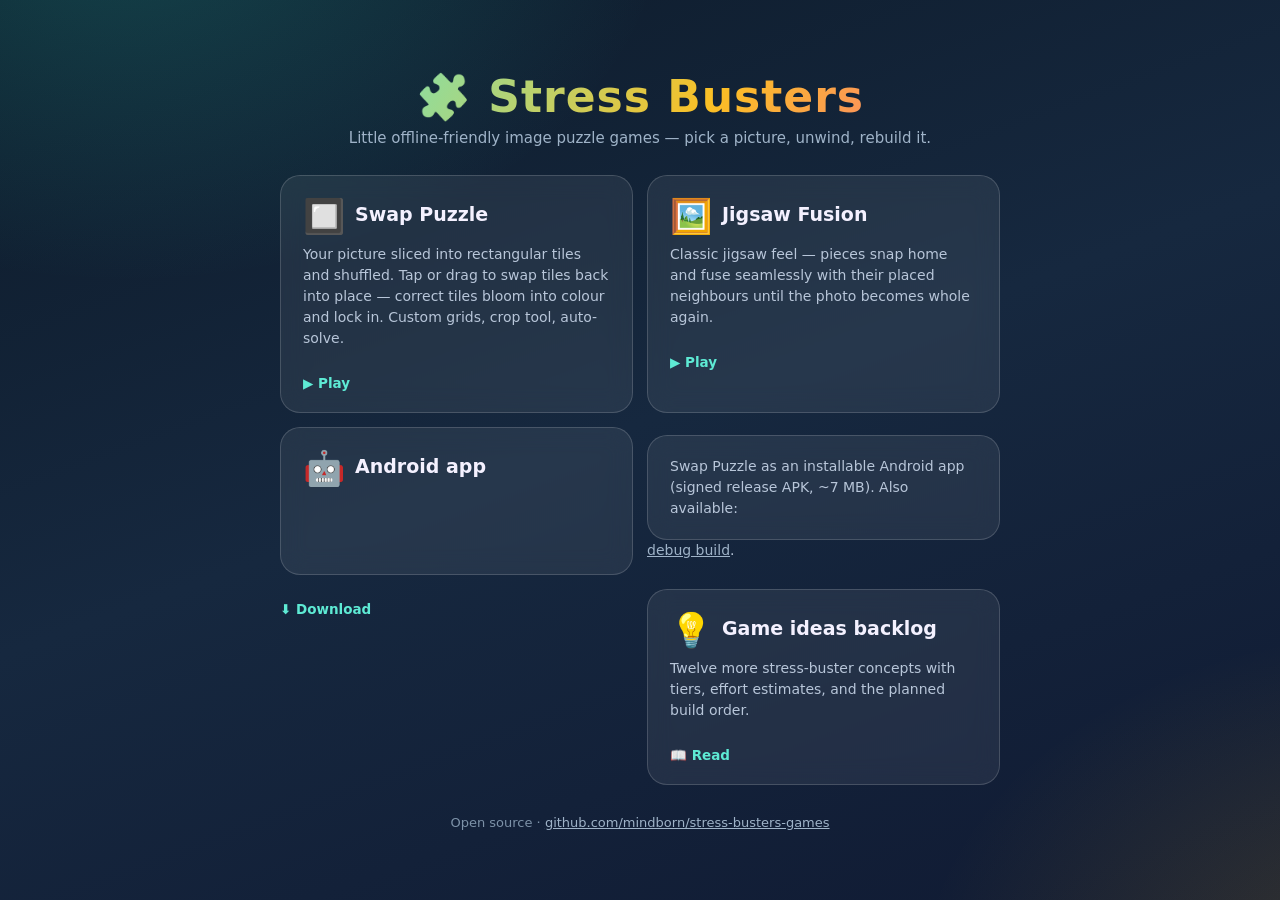
<file: index.html>
<!DOCTYPE html>
<html lang="en">
<head>
  <meta charset="utf-8">
  <meta name="viewport" content="width=device-width, initial-scale=1, viewport-fit=cover">
  <title>🧩 Stress Busters — image puzzle games</title>
  <link rel="icon" href="data:image/svg+xml,<svg xmlns='http://www.w3.org/2000/svg' viewBox='0 0 100 100'><text y='.9em' font-size='90'>🧩</text></svg>">
  <style>
    * { box-sizing: border-box; -webkit-tap-highlight-color: transparent; }
    html, body { height: 100%; margin: 0; }
    body {
      font-family: "Segoe UI", system-ui, -apple-system, Arial, sans-serif;
      color: #f4f1ff;
      background:
        radial-gradient(900px 620px at 10% -10%, rgba(45, 212, 191, .22), transparent 60%),
        radial-gradient(820px 600px at 110% 110%, rgba(251, 191, 36, .18), transparent 60%),
        linear-gradient(160deg, #0d1b2a, #16283f 48%, #101a33);
      background-attachment: fixed;
      display: flex;
      align-items: center;
      justify-content: center;
      padding: 24px 16px;
    }
    .wrap { max-width: 720px; width: 100%; }
    h1 {
      margin: 0 0 6px;
      font-size: clamp(30px, 7vw, 44px);
      font-weight: 800;
      letter-spacing: 1px;
      text-align: center;
      background: linear-gradient(120deg, #5eead4, #fbbf24 60%, #fb7185);
      -webkit-background-clip: text;
      background-clip: text;
      color: transparent;
    }
    .tagline { text-align: center; color: #9fb3c8; margin: 0 0 28px; font-size: 15px; }
    .grid { display: grid; gap: 14px; grid-template-columns: repeat(auto-fit, minmax(300px, 1fr)); }
    a.game {
      display: block;
      text-decoration: none;
      color: inherit;
      background: rgba(255, 255, 255, .07);
      border: 1px solid rgba(255, 255, 255, .16);
      border-radius: 20px;
      padding: 20px 22px;
      backdrop-filter: blur(12px);
      -webkit-backdrop-filter: blur(12px);
      transition: transform .2s ease, border-color .2s ease;
    }
    a.game:hover { transform: translateY(-3px); border-color: rgba(94, 234, 212, .55); }
    .emoji { font-size: 34px; display: inline-block; margin-right: 10px; vertical-align: middle; }
    .name { font-size: 19px; font-weight: 700; }
    .desc { color: #b8c6d9; font-size: 14px; margin-top: 8px; line-height: 1.5; }
    .play { color: #5eead4; font-size: 13.5px; font-weight: 700; margin-top: 12px; display: inline-block; }
    footer { text-align: center; color: #7d92a8; font-size: 13px; margin-top: 30px; }
    footer a { color: #9fb3c8; }
  </style>
</head>
<body>
  <div class="wrap">
    <h1>🧩 Stress Busters</h1>
    <p class="tagline">Little offline-friendly image puzzle games — pick a picture, unwind, rebuild it.</p>

    <div class="grid">
      <a class="game" href="swap-puzzle/">
        <span class="emoji">🔲</span><span class="name">Swap Puzzle</span>
        <p class="desc">Your picture sliced into rectangular tiles and shuffled. Tap or drag to swap tiles back into place — correct tiles bloom into colour and lock in. Custom grids, crop tool, auto-solve.</p>
        <span class="play">▶ Play</span>
      </a>
      <a class="game" href="jigsaw-game/">
        <span class="emoji">🖼️</span><span class="name">Jigsaw Fusion</span>
        <p class="desc">Classic jigsaw feel — pieces snap home and fuse seamlessly with their placed neighbours until the photo becomes whole again.</p>
        <span class="play">▶ Play</span>
      </a>
      <a class="game" href="apk/SwapPuzzle-release.apk" download>
        <span class="emoji">🤖</span><span class="name">Android app</span>
        <p class="desc">Swap Puzzle as an installable Android app (signed release APK, ~7 MB). Also available: <a href="apk/SwapPuzzle-debug.apk" download style="color:#9fb3c8">debug build</a>.</p>
        <span class="play">⬇ Download</span>
      </a>
      <a class="game" href="game-ideas/image-stress-buster-games.md">
        <span class="emoji">💡</span><span class="name">Game ideas backlog</span>
        <p class="desc">Twelve more stress-buster concepts with tiers, effort estimates, and the planned build order.</p>
        <span class="play">📖 Read</span>
      </a>
    </div>

    <footer>Open source · <a href="https://github.com/mindborn/stress-busters-games">github.com/mindborn/stress-busters-games</a></footer>
  </div>
</body>
</html>
</file>
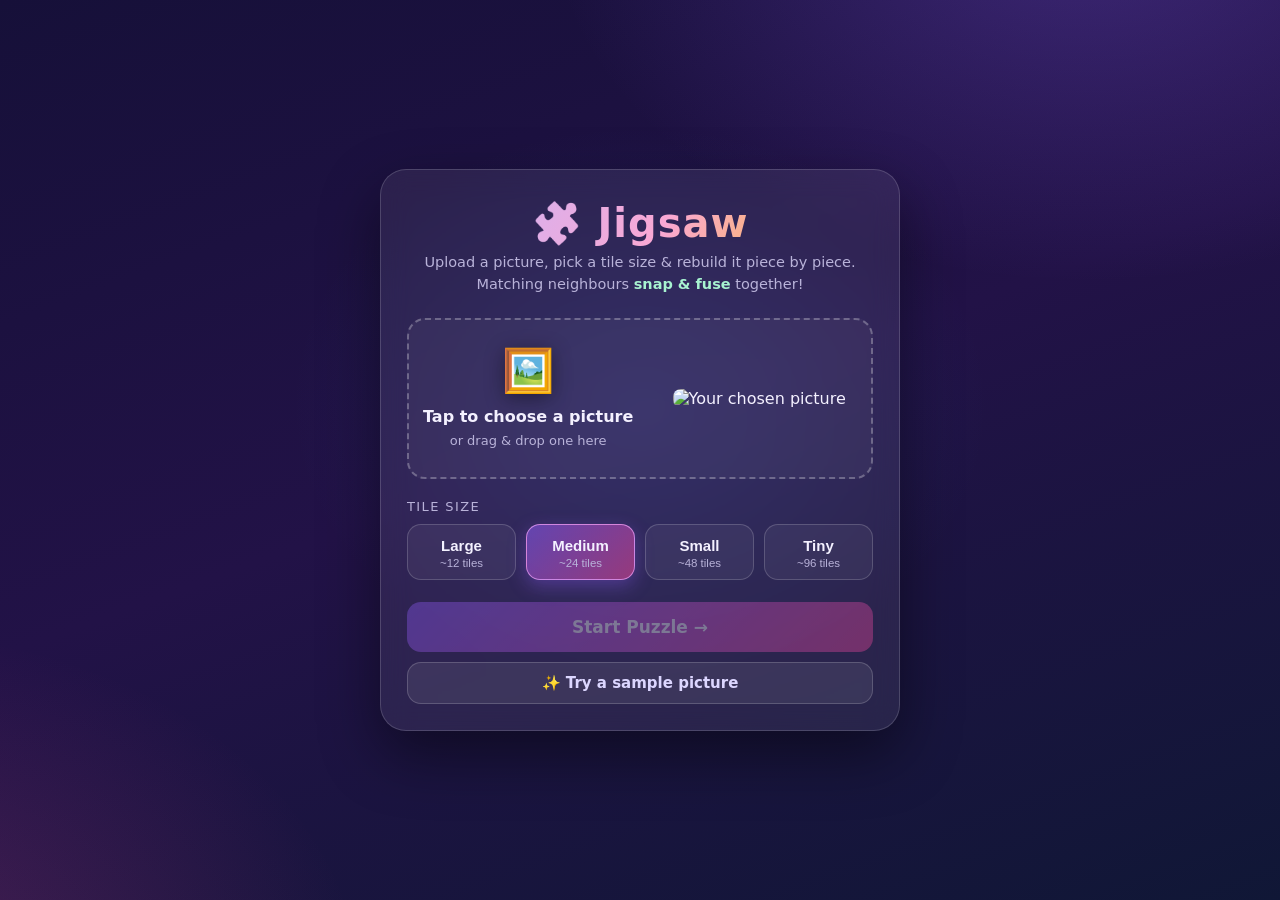
<file: jigsaw-game/index.html>
<!DOCTYPE html>
<html lang="en">
<head>
  <meta charset="utf-8">
  <meta name="viewport" content="width=device-width, initial-scale=1, viewport-fit=cover">
  <title>🧩 Jigsaw Puzzle</title>
  <link rel="icon" href="data:image/svg+xml,<svg xmlns='http://www.w3.org/2000/svg' viewBox='0 0 100 100'><text y='.9em' font-size='90'>🧩</text></svg>">
  <link rel="stylesheet" href="styles.css">
</head>
<body>

  <!-- ============ SETUP SCREEN ============ -->
  <section id="setup" class="screen">
    <div class="card">
      <h1 class="logo">🧩 Jigsaw</h1>
      <p class="tagline">Upload a picture, pick a tile size &amp; rebuild it piece by piece.<br>Matching neighbours <strong>snap &amp; fuse</strong> together!</p>

      <div id="dropzone" class="dropzone" tabindex="0" role="button" aria-label="Choose a picture">
        <input type="file" id="fileInput" accept="image/*" hidden>
        <div class="dz-inner" id="dzInner">
          <div class="dz-icon">🖼️</div>
          <p><strong>Tap to choose a picture</strong><br><span>or drag &amp; drop one here</span></p>
        </div>
        <img id="previewImg" class="dz-preview" alt="Your chosen picture" hidden>
      </div>

      <div class="option">
        <span class="opt-label">Tile size</span>
        <div class="size-grid" id="sizeGrid">
          <button class="size-btn" data-n="12">Large<small>~12 tiles</small></button>
          <button class="size-btn selected" data-n="24">Medium<small>~24 tiles</small></button>
          <button class="size-btn" data-n="48">Small<small>~48 tiles</small></button>
          <button class="size-btn" data-n="96">Tiny<small>~96 tiles</small></button>
        </div>
      </div>

      <button id="startBtn" class="btn primary big" disabled>Start Puzzle →</button>
      <button id="sampleBtn" class="btn ghost">✨ Try a sample picture</button>
    </div>
  </section>

  <!-- ============ GAME SCREEN ============ -->
  <section id="game" class="screen hidden">
    <header class="hud">
      <div class="hud-title">🧩 <span>Jigsaw</span></div>
      <div class="hud-stats">
        <span class="chip" id="movesEl">0 moves</span>
        <span class="chip" id="timeEl">00:00</span>
      </div>
      <div class="hud-btns">
        <button id="previewBtn" class="btn small" aria-label="Preview picture">👁<span class="btn-text"> Preview</span></button>
        <button id="restartBtn" class="btn small" aria-label="Restart puzzle">↺<span class="btn-text"> Restart</span></button>
        <button id="newBtn" class="btn small" aria-label="Choose new picture">🖼<span class="btn-text"> New</span></button>
      </div>
    </header>

    <div class="stage">
      <div id="playfield"></div>
      <div id="hint" class="hint">💡 Drag a piece near or <strong>onto</strong> its neighbours — when the target glows green, release to snap &amp; fuse!</div>

      <div id="previewLayer" class="overlay hidden">
        <div class="preview-box">
          <img id="previewBig" alt="Puzzle reference">
          <p class="muted">tap anywhere to close</p>
        </div>
      </div>

      <div id="winBar" class="win-bar">
        <span class="win-title">🎉 Puzzle Solved!</span>
        <span id="winStats"></span>
        <div class="win-btns">
          <button id="againBtn" class="btn small primary">↺ Play again</button>
          <button id="changeBtn" class="btn small ghost">🖼 Change picture</button>
        </div>
      </div>
    </div>
  </section>

  <script src="script.js"></script>
</body>
</html>
</file>
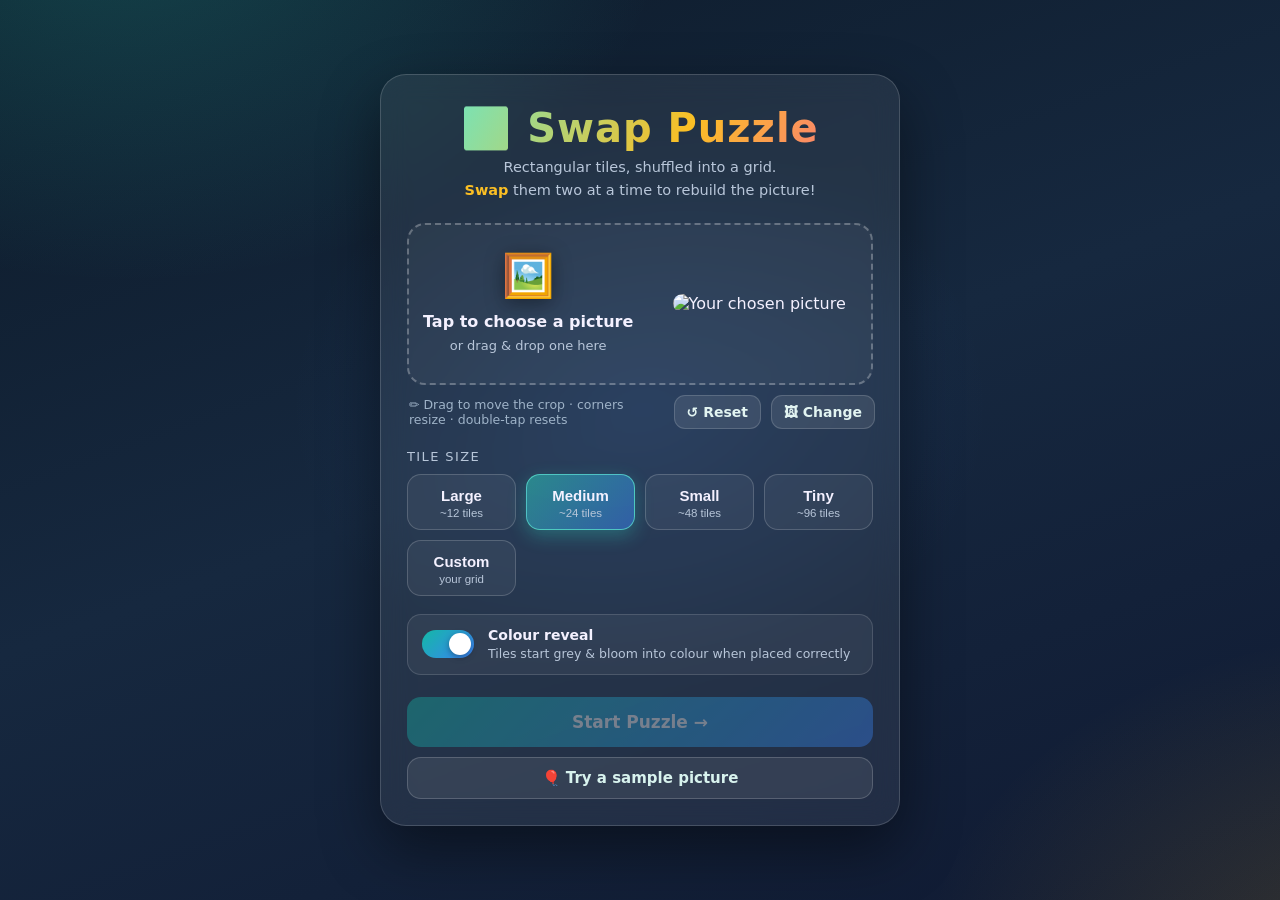
<file: swap-puzzle/index.html>
<!DOCTYPE html>
<html lang="en">
<head>
  <meta charset="utf-8">
  <meta name="viewport" content="width=device-width, initial-scale=1, viewport-fit=cover">
  <title>🔲 Swap Puzzle</title>
  <link rel="icon" href="data:image/svg+xml,<svg xmlns='http://www.w3.org/2000/svg' viewBox='0 0 100 100'><text y='.9em' font-size='90'>🔲</text></svg>">
  <link rel="stylesheet" href="styles.css">
</head>
<body>

  <!-- ============ SETUP SCREEN ============ -->
  <section id="setup" class="screen">
    <div class="card">
      <h1 class="logo">🔲 Swap Puzzle</h1>
      <p class="tagline">Rectangular tiles, shuffled into a grid.<br><strong>Swap</strong> them two at a time to rebuild the picture!</p>

      <div id="dropzone" class="dropzone" tabindex="0" role="button" aria-label="Choose a picture">
        <input type="file" id="fileInput" accept="image/*" hidden>
        <div class="dz-inner" id="dzInner">
          <div class="dz-icon">🖼️</div>
          <p><strong>Tap to choose a picture</strong><br><span>or drag &amp; drop one here</span></p>
        </div>
        <div class="dz-preview-wrap" id="dzWrap" hidden>
          <img id="previewImg" class="dz-preview" alt="Your chosen picture">
          <canvas id="gridOverlay"></canvas>
        </div>
      </div>

      <div class="crop-tools" id="cropTools" hidden>
        <span class="crop-hint">✏️ Drag to move the crop · corners resize · double-tap resets</span>
        <button type="button" class="btn small ghost" id="resetCropBtn">↺ Reset</button>
        <button type="button" class="btn small ghost" id="changePicBtn">🖼 Change</button>
      </div>

      <div class="option">
        <span class="opt-label">Tile size</span>
        <div class="size-grid" id="sizeGrid">
          <button class="size-btn" data-n="12">Large<small>~12 tiles</small></button>
          <button class="size-btn selected" data-n="24">Medium<small>~24 tiles</small></button>
          <button class="size-btn" data-n="48">Small<small>~48 tiles</small></button>
          <button class="size-btn" data-n="96">Tiny<small>~96 tiles</small></button>
          <button class="size-btn" data-n="custom">Custom<small>your grid</small></button>
        </div>
      </div>

      <div class="option" id="customPanel" hidden>
        <span class="opt-label">Custom grid</span>
        <div class="slider-row">
          <label>Horizontal tiles <span class="sl-val" id="colsVal">6</span></label>
          <input type="range" id="colsRange" min="1" max="100" value="6" aria-label="Horizontal tiles">
        </div>
        <div class="slider-row">
          <label>Vertical tiles <span class="sl-val" id="rowsVal">4</span></label>
          <input type="range" id="rowsRange" min="1" max="100" value="4" aria-label="Vertical tiles">
        </div>
        <p class="custom-info" id="customInfo">24 tiles</p>
      </div>

      <div class="option mode-row">
        <button id="grayToggle" class="toggle on" role="switch" aria-checked="true" aria-label="Colour reveal mode">
          <span class="knob"></span>
        </button>
        <div class="mode-text">
          <strong>Colour reveal</strong>
          <span>Tiles start grey &amp; bloom into colour when placed correctly</span>
        </div>
      </div>

      <button id="startBtn" class="btn primary big" disabled>Start Puzzle →</button>
      <button id="sampleBtn" class="btn ghost">🎈 Try a sample picture</button>
    </div>
  </section>

  <!-- ============ GAME SCREEN ============ -->
  <section id="game" class="screen hidden">
    <header class="hud">
      <div class="hud-title">🔲 <span>Swap</span></div>
      <div class="hud-stats">
        <span class="chip" id="progressEl">0/0 placed</span>
        <span class="chip" id="movesEl">0 moves</span>
        <span class="chip" id="timeEl">00:00</span>
      </div>
      <div class="hud-btns">
        <button id="muteBtn" class="btn small" aria-label="Mute or unmute sound">🔊</button>
        <button id="autoBtn" class="btn small" aria-label="Auto-solve the puzzle">✨<span class="btn-text"> Solve</span></button>
        <button id="previewBtn" class="btn small" aria-label="Preview picture">👁<span class="btn-text"> Preview</span></button>
        <button id="restartBtn" class="btn small" aria-label="Reshuffle tiles">🔀<span class="btn-text"> Shuffle</span></button>
        <button id="newBtn" class="btn small" aria-label="Choose new picture">🖼<span class="btn-text"> New</span></button>
      </div>
    </header>

    <div class="stage">
      <div id="playfield"><div id="board"></div></div>
      <div id="hint" class="hint">💡 Tap two tiles to swap — or drag one onto another. Correct tiles bloom into colour &amp; lock in!</div>

      <div id="previewLayer" class="overlay hidden">
        <div class="preview-box">
          <img id="previewBig" alt="Puzzle reference">
          <p class="muted">tap anywhere to close</p>
        </div>
      </div>

      <div id="winBar" class="win-bar">
        <span class="win-title">🎉 Picture Restored!</span>
        <span id="winStats"></span>
        <div class="win-btns">
          <button id="againBtn" class="btn small primary">🔀 Shuffle again</button>
          <button id="changeBtn" class="btn small ghost">🖼 Change picture</button>
        </div>
      </div>
    </div>
  </section>

  <script src="script.js"></script>
</body>
</html>
</file>
<file: jigsaw-game/styles.css>
/* ============================================================
   Jigsaw Puzzle — styles
   ============================================================ */
* { box-sizing: border-box; -webkit-tap-highlight-color: transparent; }

html, body { height: 100%; margin: 0; }

body {
  font-family: "Segoe UI", system-ui, -apple-system, "Helvetica Neue", Arial, sans-serif;
  color: #f4f1ff;
  background:
    radial-gradient(900px 620px at 85% -10%, rgba(139, 92, 246, .30), transparent 60%),
    radial-gradient(820px 600px at -10% 110%, rgba(236, 72, 153, .22), transparent 60%),
    radial-gradient(500px 400px at 50% 45%, rgba(59, 130, 246, .12), transparent 70%),
    linear-gradient(160deg, #161039, #221247 48%, #101736);
  background-attachment: fixed;
  overflow: hidden;
  user-select: none;
  -webkit-user-select: none;
}

.hidden { display: none !important; }

.screen { height: 100vh; height: 100dvh; }

/* ============ SETUP SCREEN ============ */
#setup {
  overflow-y: auto;
  display: flex;
  align-items: center;
  justify-content: center;
  padding: 28px 16px calc(28px + env(safe-area-inset-bottom, 0px));
}

.card {
  width: 100%;
  max-width: 520px;
  background: rgba(255, 255, 255, .07);
  border: 1px solid rgba(255, 255, 255, .16);
  border-radius: 26px;
  padding: 30px 26px 26px;
  box-shadow: 0 24px 60px rgba(0, 0, 0, .45);
  backdrop-filter: blur(14px);
  -webkit-backdrop-filter: blur(14px);
}

.logo {
  margin: 0 0 4px;
  font-size: clamp(30px, 7vw, 40px);
  font-weight: 800;
  letter-spacing: 1px;
  background: linear-gradient(120deg, #c4b5fd, #f9a8d4 55%, #fbbf24);
  -webkit-background-clip: text;
  background-clip: text;
  color: transparent;
  text-align: center;
}

.tagline {
  margin: 0 0 22px;
  text-align: center;
  color: #b9b3d9;
  font-size: clamp(13px, 3.4vw, 14.5px);
  line-height: 1.55;
}
.tagline strong { color: #a7f3d0; }

/* --- dropzone --- */
.dropzone {
  position: relative;
  border: 2px dashed rgba(255, 255, 255, .28);
  border-radius: 18px;
  background: rgba(255, 255, 255, .04);
  min-height: 150px;
  display: flex;
  align-items: center;
  justify-content: center;
  cursor: pointer;
  transition: border-color .2s, background .2s, box-shadow .2s;
}
.dropzone:hover, .dropzone:focus-visible, .dropzone.over {
  border-color: #c4b5fd;
  background: rgba(139, 92, 246, .12);
  box-shadow: 0 0 0 4px rgba(139, 92, 246, .15);
  outline: none;
}
.dz-inner { text-align: center; padding: 26px 14px; }
.dz-icon { font-size: 42px; margin-bottom: 10px; filter: drop-shadow(0 4px 10px rgba(0,0,0,.4)); }
.dz-inner p { margin: 0; line-height: 1.5; font-size: 15px; }
.dz-inner strong { font-size: 16px; }
.dz-inner span { color: #b9b3d9; font-size: 13px; }

.dropzone.has-img { border-style: solid; border-color: rgba(52, 211, 153, .5); }
.dropzone.has-img .dz-inner { display: none; }
.dz-preview {
  display: block;
  max-width: 100%;
  max-height: 210px;
  margin: 0 auto;
  border-radius: 14px;
  padding: 6px;
}

/* --- tile size --- */
.option { margin-top: 20px; }
.opt-label {
  display: block;
  font-size: 13px;
  text-transform: uppercase;
  letter-spacing: 1.4px;
  color: #b9b3d9;
  margin-bottom: 10px;
}
.size-grid {
  display: grid;
  grid-template-columns: repeat(auto-fit, minmax(104px, 1fr));
  gap: 10px;
}
.size-btn {
  appearance: none;
  border: 1px solid rgba(255, 255, 255, .18);
  background: rgba(255, 255, 255, .05);
  color: #f4f1ff;
  border-radius: 14px;
  padding: 12px 6px 10px;
  font-size: 15px;
  font-weight: 600;
  cursor: pointer;
  transition: all .18s;
  touch-action: manipulation;
}
.size-btn small {
  display: block;
  margin-top: 3px;
  font-size: 11.5px;
  font-weight: 400;
  color: #b9b3d9;
}
.size-btn:hover { background: rgba(255, 255, 255, .1); transform: translateY(-1px); }
.size-btn.selected {
  background: linear-gradient(135deg, rgba(139, 92, 246, .55), rgba(236, 72, 153, .55));
  border-color: rgba(244, 165, 255, .7);
  box-shadow: 0 6px 18px rgba(139, 92, 246, .35);
}

/* --- buttons --- */
.btn {
  appearance: none;
  border: none;
  border-radius: 14px;
  color: #fff;
  font-weight: 700;
  font-size: 15px;
  cursor: pointer;
  transition: transform .15s, box-shadow .15s, opacity .15s, background .15s;
  touch-action: manipulation;
  font-family: inherit;
}
.btn:active { transform: scale(.96); }
.btn.primary {
  background: linear-gradient(135deg, #8b5cf6, #ec4899);
  box-shadow: 0 10px 24px rgba(236, 72, 153, .35);
}
.btn.primary:hover { box-shadow: 0 12px 30px rgba(236, 72, 153, .5); transform: translateY(-1px); }
.btn.primary:disabled {
  opacity: .38;
  cursor: not-allowed;
  box-shadow: none;
  transform: none;
}
.btn.ghost {
  background: rgba(255, 255, 255, .08);
  border: 1px solid rgba(255, 255, 255, .18);
  color: #dcd6ff;
  font-weight: 600;
}
.btn.ghost:hover { background: rgba(255, 255, 255, .14); }
.btn.big { width: 100%; padding: 15px; font-size: 17px; margin-top: 22px; }
#sampleBtn { width: 100%; padding: 11px; margin-top: 10px; }
.btn.small {
  padding: 8px 12px;
  font-size: 14px;
  border-radius: 11px;
  background: rgba(255, 255, 255, .09);
  border: 1px solid rgba(255, 255, 255, .16);
  color: #e7e2ff;
  white-space: nowrap;
}
.btn.small:hover { background: rgba(255, 255, 255, .16); }

/* ============ GAME SCREEN ============ */
#game { display: flex; flex-direction: column; }

.hud {
  display: flex;
  align-items: center;
  gap: 10px;
  padding: 9px 14px;
  padding-top: calc(9px + env(safe-area-inset-top, 0px));
  background: rgba(255, 255, 255, .06);
  border-bottom: 1px solid rgba(255, 255, 255, .12);
  backdrop-filter: blur(12px);
  -webkit-backdrop-filter: blur(12px);
  z-index: 5;
}
.hud-title { font-weight: 800; font-size: 18px; white-space: nowrap; }
.hud-stats { display: flex; gap: 8px; flex: 1; justify-content: center; min-width: 0; }
.chip {
  background: rgba(255, 255, 255, .09);
  border: 1px solid rgba(255, 255, 255, .14);
  border-radius: 999px;
  padding: 5px 12px;
  font-size: 13px;
  font-variant-numeric: tabular-nums;
  white-space: nowrap;
}
.hud-btns { display: flex; gap: 7px; }

.stage {
  position: relative;
  flex: 1;
  min-height: 0;
}
#playfield {
  position: absolute;
  inset: 0;
  overflow: hidden;
  touch-action: none;
}

.hint {
  position: absolute;
  left: 50%;
  bottom: calc(14px + env(safe-area-inset-bottom, 0px));
  transform: translateX(-50%);
  max-width: min(92%, 480px);
  text-align: center;
  background: rgba(20, 12, 45, .82);
  border: 1px solid rgba(255, 255, 255, .18);
  color: #e7e2ff;
  font-size: 13.5px;
  line-height: 1.45;
  padding: 10px 16px;
  border-radius: 999px;
  z-index: 4;
  pointer-events: none;
  opacity: 1;
  transition: opacity 1s ease;
}
.hint.gone { opacity: 0; }

/* --- puzzle pieces --- */
.piece {
  position: absolute;
  cursor: grab;
  touch-action: none;
  filter: drop-shadow(0 3px 4px rgba(0, 0, 0, .45));
  will-change: left, top;
}
.piece.dragging {
  cursor: grabbing;
  /* !important: needed to override the inline filter set by renderPiece() */
  filter: drop-shadow(0 14px 18px rgba(0, 0, 0, .55)) !important;
  transform: scale(1.06);
}
.piece.snap-hint {
  filter: drop-shadow(0 0 10px rgba(52, 211, 153, .95)) drop-shadow(0 0 4px rgba(52, 211, 153, .8)) !important;
}
.piece.snapping {
  transition: left .22s cubic-bezier(.2, .85, .3, 1), top .22s cubic-bezier(.2, .85, .3, 1);
}
.piece.fused {
  animation: fusePulse .45s ease;
}
@keyframes fusePulse {
  0%   { transform: scale(1); }
  40%  { transform: scale(1.07); filter: drop-shadow(0 0 12px rgba(52, 211, 153, .95)); }
  100% { transform: scale(1); }
}

/* --- overlays --- */
.overlay {
  position: absolute;
  inset: 0;
  display: flex;
  align-items: center;
  justify-content: center;
  background: rgba(12, 8, 30, .74);
  backdrop-filter: blur(9px);
  -webkit-backdrop-filter: blur(9px);
  z-index: 100;
  overflow: hidden;
}
.preview-box { text-align: center; max-width: 88%; }
.preview-box img {
  max-width: min(88vw, 900px);
  max-height: 74vh;
  max-height: 74dvh;
  border-radius: 14px;
  box-shadow: 0 30px 70px rgba(0, 0, 0, .6);
  display: block;
  margin: 0 auto 14px;
  user-select: none;
  -webkit-user-select: none;
  -webkit-touch-callout: none;
}
.muted { color: #b9b3d9; font-size: 13px; }

.win-bar {
  position: absolute;
  left: 50%;
  bottom: calc(14px + env(safe-area-inset-bottom, 0px));
  transform: translate(-50%, 140%);
  display: flex;
  align-items: center;
  justify-content: center;
  flex-wrap: wrap;
  gap: 8px 14px;
  max-width: min(94%, 560px);
  padding: 12px 18px;
  border-radius: 20px;
  background: rgba(20, 12, 45, .9);
  border: 1px solid rgba(255, 255, 255, .22);
  box-shadow: 0 16px 40px rgba(0, 0, 0, .5);
  backdrop-filter: blur(10px);
  -webkit-backdrop-filter: blur(10px);
  z-index: 60;
  opacity: 0;
  pointer-events: none;
  transition: transform .4s cubic-bezier(.2, .9, .3, 1.15), opacity .3s;
}
.win-bar.show {
  transform: translate(-50%, 0);
  opacity: 1;
  pointer-events: auto;
}
.win-title {
  font-weight: 800;
  font-size: 16px;
  background: linear-gradient(120deg, #fbbf24, #f472b6, #a78bfa);
  -webkit-background-clip: text;
  background-clip: text;
  color: transparent;
  white-space: nowrap;
}
#winStats { color: #d6d1f0; font-size: 14px; white-space: nowrap; }
.win-btns { display: flex; gap: 8px; }

/* --- confetti --- */
.confetti {
  position: absolute;
  top: -16px;
  width: 10px;
  height: 15px;
  opacity: .95;
  z-index: 55;
  animation-name: confFall;
  animation-timing-function: linear;
  animation-fill-mode: forwards;
  pointer-events: none;
}
@keyframes confFall {
  to { transform: translateY(106vh) rotate(720deg); opacity: .65; }
}

/* ============ RESPONSIVE ============ */
@media (max-width: 620px) {
  .hud-title span { display: none; }
  .hud .btn-text { display: none; }
  .chip { padding: 5px 10px; font-size: 12px; }
  .card { padding: 24px 18px 20px; border-radius: 22px; }
  .win-bar { padding: 10px 14px; gap: 6px 10px; border-radius: 16px; }
  #winStats { white-space: normal; text-align: center; }
}
@media (max-width: 360px) {
  .hud-stats { gap: 5px; }
  .btn.small { padding: 8px 9px; }
}
</file>
<file: swap-puzzle/styles.css>
/* ============================================================
   Swap Puzzle — styles (rectangular tiles, grid, swap mechanics)
   ============================================================ */
* { box-sizing: border-box; -webkit-tap-highlight-color: transparent; }

html, body { height: 100%; margin: 0; }

body {
  font-family: "Segoe UI", system-ui, -apple-system, "Helvetica Neue", Arial, sans-serif;
  color: #f4f1ff;
  background:
    radial-gradient(900px 620px at 10% -10%, rgba(45, 212, 191, .22), transparent 60%),
    radial-gradient(820px 600px at 110% 110%, rgba(251, 191, 36, .18), transparent 60%),
    radial-gradient(500px 400px at 50% 45%, rgba(59, 130, 246, .12), transparent 70%),
    linear-gradient(160deg, #0d1b2a, #16283f 48%, #101a33);
  background-attachment: fixed;
  overflow: hidden;
  user-select: none;
  -webkit-user-select: none;
}

.hidden { display: none !important; }

.screen { height: 100vh; height: 100dvh; }

/* ============ SETUP SCREEN ============ */
/* setup screen: auto margins on the card instead of align-items:center —
   with center alignment a card taller than the viewport overflows BOTH ways
   and the top half can never be scrolled to (top cut off on mobile) */
#setup {
  overflow-y: auto;
  display: flex;
  padding: 28px 16px calc(28px + env(safe-area-inset-bottom, 0px));
}

.card {
  margin: auto;                               /* centres when space allows, scrolls when not */
  width: 100%;
  max-width: 520px;
  background: rgba(255, 255, 255, .07);
  border: 1px solid rgba(255, 255, 255, .16);
  border-radius: 26px;
  padding: 30px 26px 26px;
  box-shadow: 0 24px 60px rgba(0, 0, 0, .45);
  backdrop-filter: blur(14px);
  -webkit-backdrop-filter: blur(14px);
}

.logo {
  margin: 0 0 4px;
  font-size: clamp(30px, 7vw, 40px);
  font-weight: 800;
  letter-spacing: 1px;
  background: linear-gradient(120deg, #5eead4, #fbbf24 60%, #fb7185);
  -webkit-background-clip: text;
  background-clip: text;
  color: transparent;
  text-align: center;
}

.tagline {
  margin: 0 0 22px;
  text-align: center;
  color: #b8c6d9;
  font-size: clamp(13px, 3.4vw, 14.5px);
  line-height: 1.55;
}
.tagline strong { color: #fbbf24; }

/* --- dropzone --- */
.dropzone {
  position: relative;
  border: 2px dashed rgba(255, 255, 255, .28);
  border-radius: 18px;
  background: rgba(255, 255, 255, .04);
  min-height: 150px;
  display: flex;
  align-items: center;
  justify-content: center;
  cursor: pointer;
  transition: border-color .2s, background .2s, box-shadow .2s;
}
.dropzone:hover, .dropzone:focus-visible, .dropzone.over {
  border-color: #5eead4;
  background: rgba(45, 212, 191, .1);
  box-shadow: 0 0 0 4px rgba(45, 212, 191, .15);
  outline: none;
}
.dz-inner { text-align: center; padding: 26px 14px; }
.dz-icon { font-size: 42px; margin-bottom: 10px; filter: drop-shadow(0 4px 10px rgba(0,0,0,.4)); }
.dz-inner p { margin: 0; line-height: 1.5; font-size: 15px; }
.dz-inner strong { font-size: 16px; }
.dz-inner span { color: #b8c6d9; font-size: 13px; }
.dropzone.has-img { border-style: solid; border-color: rgba(94, 234, 212, .5); }
.dropzone.has-img .dz-inner { display: none; }
.dz-preview-wrap {
  position: relative;
  display: inline-block;
  margin: 14px auto;
  max-width: 94%;
  touch-action: none;      /* crop drags must not scroll the setup screen */
  cursor: move;
}
.dz-preview {
  display: block;
  max-width: 100%;
  max-height: 300px;
  border-radius: 12px;
}
#gridOverlay {
  position: absolute;
  inset: 0;
  width: 100%;
  height: 100%;
  pointer-events: none;
  border-radius: 12px;
}

/* --- tile size --- */
.option { margin-top: 20px; }
.opt-label {
  display: block;
  font-size: 13px;
  text-transform: uppercase;
  letter-spacing: 1.4px;
  color: #b8c6d9;
  margin-bottom: 10px;
}
.size-grid {
  display: grid;
  grid-template-columns: repeat(auto-fit, minmax(104px, 1fr));
  gap: 10px;
}
.size-btn {
  appearance: none;
  border: 1px solid rgba(255, 255, 255, .18);
  background: rgba(255, 255, 255, .05);
  color: #f4f1ff;
  border-radius: 14px;
  padding: 12px 6px 10px;
  font-size: 15px;
  font-weight: 600;
  cursor: pointer;
  transition: all .18s;
  touch-action: manipulation;
}
.size-btn small {
  display: block;
  margin-top: 3px;
  font-size: 11.5px;
  font-weight: 400;
  color: #b8c6d9;
}
.size-btn:hover { background: rgba(255, 255, 255, .1); transform: translateY(-1px); }
.size-btn.selected {
  background: linear-gradient(135deg, rgba(45, 212, 191, .5), rgba(59, 130, 246, .5));
  border-color: rgba(94, 234, 212, .7);
  box-shadow: 0 6px 18px rgba(45, 212, 191, .3);
}

/* --- custom grid sliders --- */
#customPanel { margin-top: 16px; }
.slider-row { margin-bottom: 12px; }
.slider-row label {
  display: flex;
  justify-content: space-between;
  font-size: 13.5px;
  color: #d8e6f5;
  margin-bottom: 6px;
}
.sl-val {
  background: rgba(45, 212, 191, .18);
  border: 1px solid rgba(94, 234, 212, .45);
  border-radius: 999px;
  padding: 1px 10px;
  font-weight: 700;
  color: #5eead4;
  font-variant-numeric: tabular-nums;
}
input[type="range"] {
  width: 100%;
  accent-color: #14b8a6;
  cursor: pointer;
  height: 26px;
  margin: 0;
}
.custom-info {
  margin: 4px 0 0;
  font-size: 13px;
  color: #b8c6d9;
}
.custom-info.warn { color: #fbbf24; }

/* --- crop tool --- */
.crop-tools {
  display: flex;
  align-items: center;
  justify-content: space-between;
  gap: 10px;
  margin: 10px 2px 4px;
  max-width: 520px;
  width: 100%;
}
.crop-hint { font-size: 12.5px; color: #9fb3c8; text-align: left; flex: 1; min-width: 0; }
.btn.ghost {
  background: transparent;
  border: 1px solid rgba(255, 255, 255, .28);
  color: #d8e6f5;
}
.btn.ghost:hover { border-color: rgba(94, 234, 212, .6); color: #fff; }

/* --- colour-reveal toggle --- */
.mode-row {
  display: flex;
  align-items: center;
  gap: 14px;
  margin-top: 18px;
  padding: 12px 14px;
  background: rgba(255, 255, 255, .05);
  border: 1px solid rgba(255, 255, 255, .14);
  border-radius: 14px;
}
.mode-text { text-align: left; }
.mode-text strong { display: block; font-size: 14px; }
.mode-text span { font-size: 12.5px; color: #b8c6d9; }
.toggle {
  appearance: none;
  border: none;
  width: 52px;
  height: 28px;
  border-radius: 999px;
  background: rgba(255, 255, 255, .18);
  position: relative;
  cursor: pointer;
  flex-shrink: 0;
  transition: background .2s;
  padding: 0;
}
.toggle .knob {
  position: absolute;
  top: 3px;
  left: 3px;
  width: 22px;
  height: 22px;
  border-radius: 50%;
  background: #fff;
  transition: left .2s;
  box-shadow: 0 2px 6px rgba(0, 0, 0, .35);
}
.toggle.on { background: linear-gradient(135deg, #14b8a6, #3b82f6); }
.toggle.on .knob { left: 27px; }

/* --- buttons --- */
.btn {
  appearance: none;
  border: none;
  border-radius: 14px;
  color: #fff;
  font-weight: 700;
  font-size: 15px;
  cursor: pointer;
  transition: transform .15s, box-shadow .15s, opacity .15s, background .15s;
  touch-action: manipulation;
  font-family: inherit;
}
.btn:active { transform: scale(.96); }
.btn.primary {
  background: linear-gradient(135deg, #14b8a6, #3b82f6);
  box-shadow: 0 10px 24px rgba(20, 184, 166, .35);
}
.btn.primary:hover { box-shadow: 0 12px 30px rgba(20, 184, 166, .5); transform: translateY(-1px); }
.btn.primary:disabled { opacity: .38; cursor: not-allowed; box-shadow: none; transform: none; }
.btn.ghost {
  background: rgba(255, 255, 255, .08);
  border: 1px solid rgba(255, 255, 255, .18);
  color: #d8f3ee;
  font-weight: 600;
}
.btn.ghost:hover { background: rgba(255, 255, 255, .14); }
.btn.big { width: 100%; padding: 15px; font-size: 17px; margin-top: 22px; }
#sampleBtn { width: 100%; padding: 11px; margin-top: 10px; }
.btn.small {
  padding: 8px 12px;
  font-size: 14px;
  border-radius: 11px;
  background: rgba(255, 255, 255, .09);
  border: 1px solid rgba(255, 255, 255, .16);
  color: #e2f4f1;
  white-space: nowrap;
}
.btn.small:hover { background: rgba(255, 255, 255, .16); }
.btn.small.active {
  background: rgba(251, 191, 36, .28);
  border-color: rgba(251, 191, 36, .65);
  box-shadow: 0 0 12px rgba(251, 191, 36, .35);
}
.btn.small.muted {
  background: rgba(255, 255, 255, .04);
  border-color: rgba(255, 255, 255, .1);
  opacity: .7;
}

/* ============ GAME SCREEN ============ */
#game { display: flex; flex-direction: column; }

.hud {
  display: flex;
  align-items: center;
  gap: 10px;
  padding: 9px 14px;
  padding-top: calc(9px + env(safe-area-inset-top, 0px));
  background: rgba(255, 255, 255, .06);
  border-bottom: 1px solid rgba(255, 255, 255, .12);
  backdrop-filter: blur(12px);
  -webkit-backdrop-filter: blur(12px);
  z-index: 5;
}
.hud-title { font-weight: 800; font-size: 18px; white-space: nowrap; }
.hud-stats { display: flex; gap: 8px; flex: 1; justify-content: center; min-width: 0; }
.chip {
  background: rgba(255, 255, 255, .09);
  border: 1px solid rgba(255, 255, 255, .14);
  border-radius: 999px;
  padding: 5px 12px;
  font-size: 13px;
  font-variant-numeric: tabular-nums;
  white-space: nowrap;
}
.hud-btns { display: flex; gap: 7px; }

.stage { position: relative; flex: 1; min-height: 0; }

#playfield {
  position: absolute;
  inset: 0;
  overflow: hidden;
  touch-action: none;
  display: flex;
  align-items: center;
  justify-content: center;
}

#board {
  position: relative;
  border-radius: 16px;
  background: rgba(8, 14, 26, .55);
  box-shadow: 0 18px 50px rgba(0, 0, 0, .45), inset 0 0 0 1px rgba(255, 255, 255, .1);
  transition: transform .45s cubic-bezier(.42, 0, .58, 1), box-shadow .6s;
}
#board.win {
  background: transparent;
  box-shadow: 0 0 0 3px rgba(251, 191, 36, .55), 0 24px 60px rgba(0, 0, 0, .4);
  border-radius: 8px;
}

/* --- tiles --- */
.tile {
  position: absolute;
  left: 0;
  top: 0;
  background-repeat: no-repeat;
  cursor: grab;
  touch-action: none;
  border-radius: 3px;
  box-shadow: inset 0 0 0 1px rgba(255, 255, 255, .14);
  transition: transform .28s cubic-bezier(.42, 0, .58, 1), border-radius .5s, box-shadow .3s,
    filter .55s ease;
  will-change: transform;
  backface-visibility: hidden;
}
/* colour-reveal mode (toggle on setup screen): half-grey until placed, then bloom.
   50% desaturation keeps hues readable so the puzzle stays solvable, while still
   reading clearly as "not yet claimed" against the full-colour placed tiles. */
#board.gray .tile { filter: grayscale(.5) brightness(.8); }
#board.gray .tile.placed {
  filter: grayscale(0);
  animation: bloom .7s ease;
}
#board.gray .tile.selected { filter: grayscale(.5) brightness(1.06); }
@keyframes bloom {
  0% { filter: grayscale(.5) brightness(1.3) contrast(1.05); }
  60% { filter: grayscale(.12) brightness(1.14); }
  100% { filter: grayscale(0) brightness(1); }
}
.tile.placed {
  cursor: default;                     /* locked — can't be moved */
}
.tile.deny {
  animation: denyShake .35s ease;
}
@keyframes denyShake {
  0%, 100% { translate: 0 0; }
  25% { translate: -4px 0; }
  50% { translate: 4px 0; }
  75% { translate: -2px 0; }
}
.tile.selected {
  cursor: grabbing;
  box-shadow: 0 10px 22px rgba(0, 0, 0, .5), inset 0 0 0 3px #fbbf24 !important;
}
.tile.dragging {
  cursor: grabbing;
  transition: none;
  box-shadow: 0 18px 26px rgba(0, 0, 0, .6), inset 0 0 0 3px rgba(251, 191, 36, .85) !important;
}
#board.win .tile {
  border-radius: 0;
  box-shadow: none !important;
  cursor: default;
}

.hint {
  position: absolute;
  left: 50%;
  bottom: calc(14px + env(safe-area-inset-bottom, 0px));
  transform: translateX(-50%);
  max-width: min(92%, 480px);
  text-align: center;
  background: rgba(8, 20, 32, .82);
  border: 1px solid rgba(255, 255, 255, .18);
  color: #e2f4f1;
  font-size: 13.5px;
  line-height: 1.45;
  padding: 10px 16px;
  border-radius: 999px;
  z-index: 4;
  pointer-events: none;
  opacity: 1;
  transition: opacity 1s ease;
}
.hint.gone { opacity: 0; }

/* --- overlays / win bar --- */
.overlay {
  position: absolute;
  inset: 0;
  display: flex;
  align-items: center;
  justify-content: center;
  background: rgba(6, 12, 22, .74);
  backdrop-filter: blur(9px);
  -webkit-backdrop-filter: blur(9px);
  z-index: 100;
  overflow: hidden;
}
.preview-box { text-align: center; max-width: 88%; }
.preview-box img {
  max-width: min(88vw, 900px);
  max-height: 74vh;
  max-height: 74dvh;
  border-radius: 14px;
  box-shadow: 0 30px 70px rgba(0, 0, 0, .6);
  display: block;
  margin: 0 auto 14px;
}
.muted { color: #b8c6d9; font-size: 13px; }

.win-bar {
  position: absolute;
  left: 50%;
  bottom: calc(14px + env(safe-area-inset-bottom, 0px));
  transform: translate(-50%, 140%);
  display: flex;
  align-items: center;
  justify-content: center;
  flex-wrap: wrap;
  gap: 8px 14px;
  max-width: min(94%, 560px);
  padding: 12px 18px;
  border-radius: 20px;
  background: rgba(6, 18, 28, .9);
  border: 1px solid rgba(94, 234, 212, .35);
  box-shadow: 0 16px 40px rgba(0, 0, 0, .5);
  backdrop-filter: blur(10px);
  -webkit-backdrop-filter: blur(10px);
  z-index: 60;
  opacity: 0;
  pointer-events: none;
  transition: transform .4s cubic-bezier(.2, .9, .3, 1.15), opacity .3s;
}
.win-bar.show { transform: translate(-50%, 0); opacity: 1; pointer-events: auto; }
.win-title {
  font-weight: 800;
  font-size: 16px;
  background: linear-gradient(120deg, #5eead4, #fbbf24, #fb7185);
  -webkit-background-clip: text;
  background-clip: text;
  color: transparent;
  white-space: nowrap;
}
#winStats { color: #cfe6e0; font-size: 14px; white-space: nowrap; }
.win-btns { display: flex; gap: 8px; }

/* --- confetti --- */
.confetti {
  position: absolute;
  top: -16px;
  width: 10px;
  height: 15px;
  opacity: .95;
  z-index: 55;
  animation-name: confFall;
  animation-timing-function: linear;
  animation-fill-mode: forwards;
  pointer-events: none;
}
@keyframes confFall {
  to { transform: translateY(106vh) rotate(720deg); opacity: .65; }
}

/* ============ RESPONSIVE ============ */
/* narrow screens: HUD wraps into two rows — controls row, then stats row —
   so chips and buttons can never overlap */
@media (max-width: 720px) {
  .hud { flex-wrap: wrap; row-gap: 7px; }
  .hud-title { order: 1; }
  .hud-btns { order: 2; margin-left: auto; }
  .hud-stats { order: 3; flex: 1 0 100%; flex-wrap: wrap; justify-content: center; }
  .hud-title span { display: none; }
  .hud .btn-text { display: none; }
  .chip { padding: 5px 10px; font-size: 12px; }
}
@media (max-width: 620px) {
  .card { padding: 24px 18px 20px; border-radius: 22px; }
  .win-bar { padding: 10px 14px; gap: 6px 10px; border-radius: 16px; }
  #winStats { white-space: normal; text-align: center; }
}
@media (max-width: 360px) {
  .hud-stats { gap: 5px; }
  .btn.small { padding: 8px 9px; }
}
</file>
